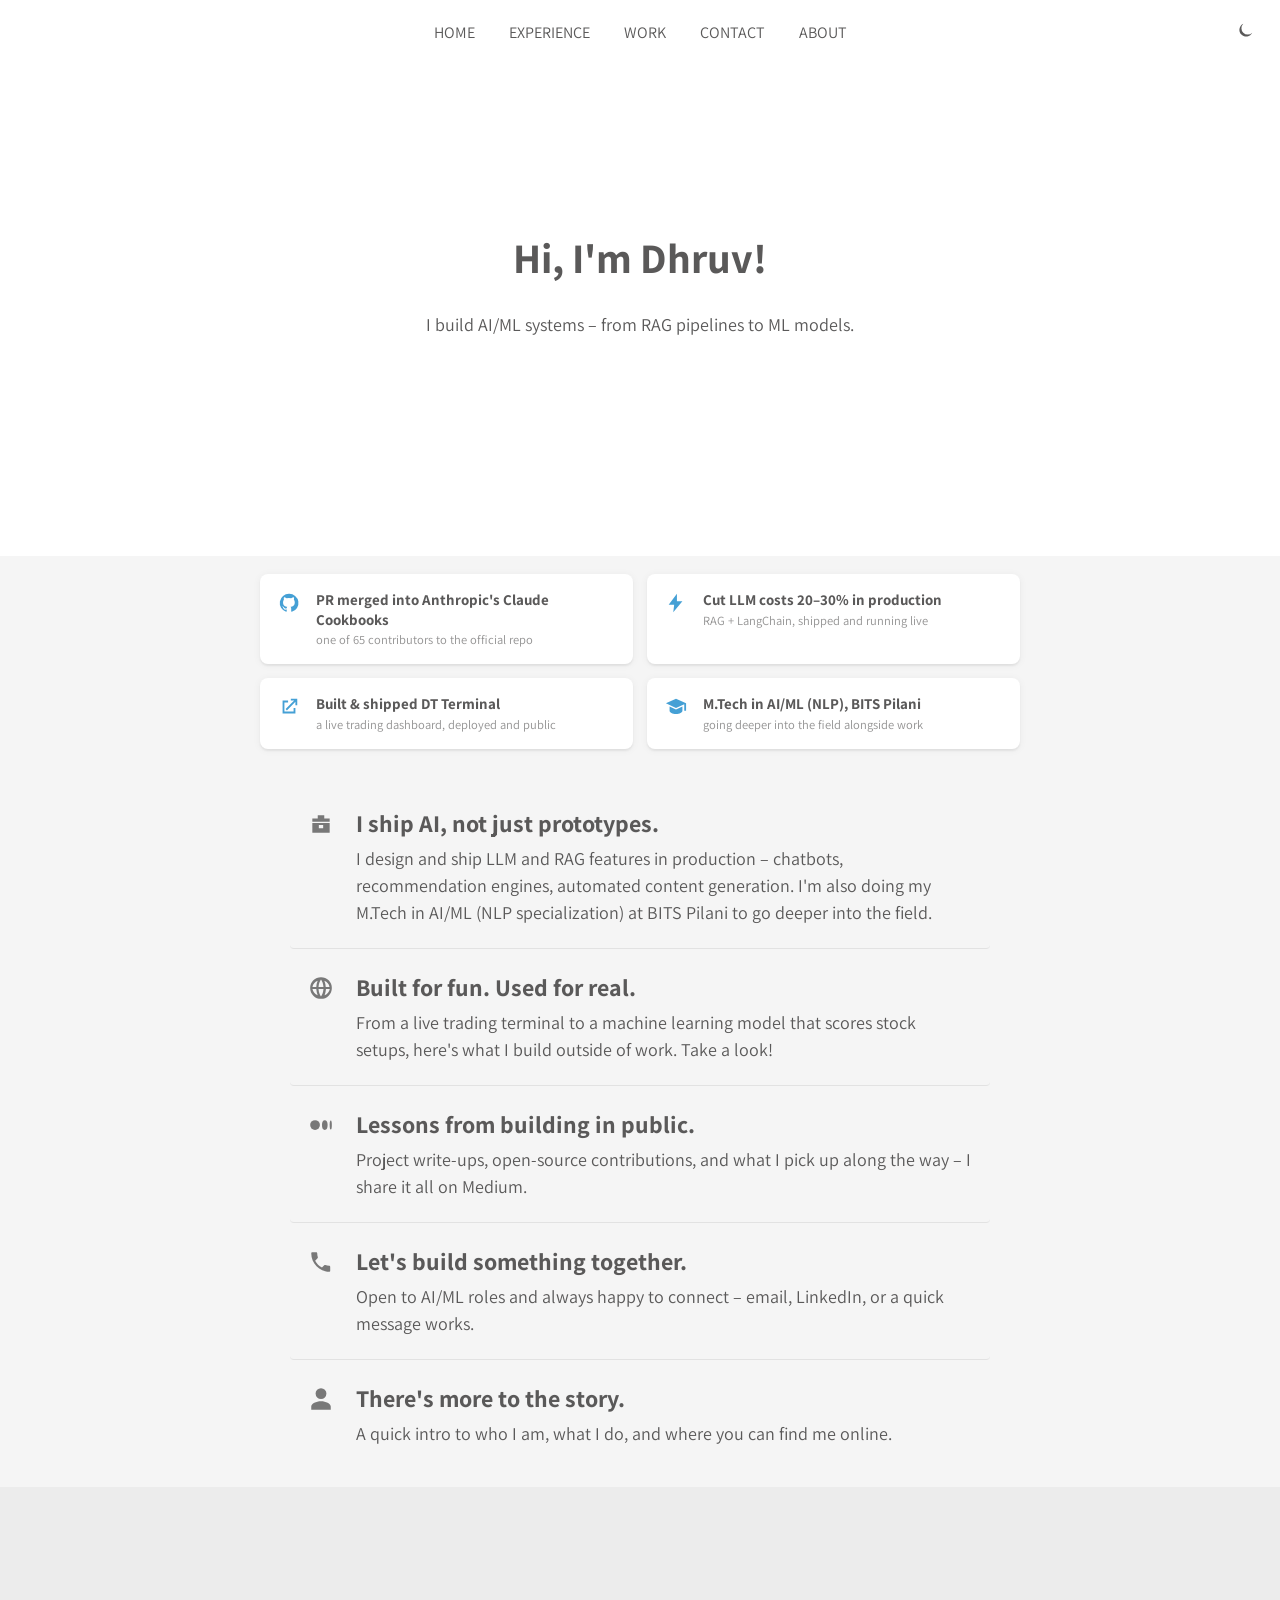
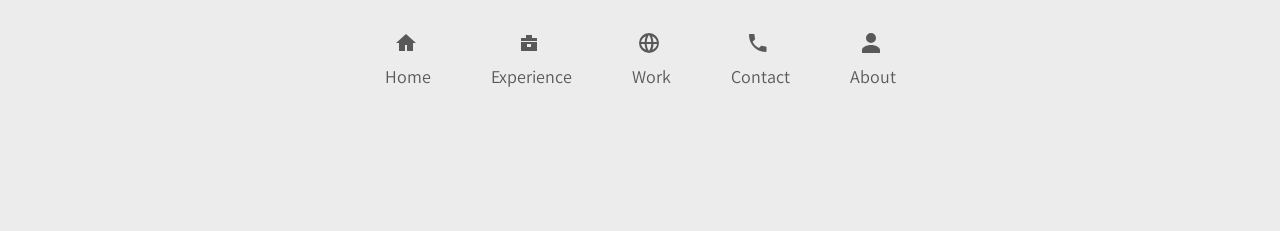
<file: index.html>
<!DOCTYPE html>
<html lang="en">
<head>
	<meta charset="UTF-8">
	<script>
		(function () {
			try {
				var saved = localStorage.getItem('theme');
				if (saved === 'light' || saved === 'dark') {
					document.documentElement.setAttribute('data-theme', saved);
				}
			} catch (e) {}
		})();
	</script>
	<meta name="viewport" content="width=device-width, initial-scale=1.0">
	<title>Home | Dhruv Tilva</title>
	<meta name="description" content="Dhruv Tilva — software engineer building AI/ML systems, RAG pipelines, and LLM-powered features.">
	<link rel="preconnect" href="https://fonts.googleapis.com">
	<link rel="preconnect" href="https://fonts.gstatic.com" crossorigin>
	<link href="https://fonts.googleapis.com/css2?family=Assistant:wght@400..700&display=swap" rel="stylesheet">
	<link rel="stylesheet" href="css/style.css">
</head>
<body>
	<header class="head">
		<nav class="nav">
			<a id="nav-home" href="index.html">Home</a>
			<a id="nav-experience" href="experience.html">Experience</a>
			<a id="nav-websites" href="websites.html">Work</a>
			<a id="nav-contact" href="contact.html">Contact</a>
			<a id="nav-about" href="about.html">About</a>
		</nav>
		<button type="button" class="theme-toggle" id="theme-toggle" aria-label="Toggle dark mode">
			<svg class="icon theme-icon-sun"><use href="assets/icons.svg#icon-sun"></use></svg>
			<svg class="icon theme-icon-moon"><use href="assets/icons.svg#icon-moon"></use></svg>
		</button>
		<div class="title-section">
			<h1>Hi, I'm Dhruv!</h1>
			<p>I build AI/ML systems &ndash; from RAG pipelines to ML models.</p>
		</div>
	</header>
	<main class="body">
		<div class="section home">
			<div class="highlights">
				<div class="highlight">
					<svg class="icon"><use href="assets/icons.svg#icon-github"></use></svg>
					<div>
						<strong>PR merged into Anthropic's Claude Cookbooks</strong>
						<span>one of 65 contributors to the official repo</span>
					</div>
				</div>
				<div class="highlight">
					<svg class="icon"><use href="assets/icons.svg#icon-bolt"></use></svg>
					<div>
						<strong>Cut LLM costs 20&ndash;30% in production</strong>
						<span>RAG + LangChain, shipped and running live</span>
					</div>
				</div>
				<div class="highlight">
					<svg class="icon"><use href="assets/icons.svg#icon-external"></use></svg>
					<div>
						<strong>Built &amp; shipped DT Terminal</strong>
						<span>a live trading dashboard, deployed and public</span>
					</div>
				</div>
				<div class="highlight">
					<svg class="icon"><use href="assets/icons.svg#icon-grad"></use></svg>
					<div>
						<strong>M.Tech in AI/ML (NLP), BITS Pilani</strong>
						<span>going deeper into the field alongside work</span>
					</div>
				</div>
			</div>
			<div class="home-list">
				<a href="experience.html" class="home-item">
					<svg class="icon"><use href="assets/icons.svg#icon-experience"></use></svg>
					<div>
						<h2>I ship AI, not just prototypes.</h2>
						<p>I design and ship LLM and RAG features in production &ndash; chatbots, recommendation engines, automated content generation. I'm also doing my M.Tech in AI/ML (NLP specialization) at BITS Pilani to go deeper into the field.</p>
					</div>
				</a>
				<a href="websites.html" class="home-item">
					<svg class="icon"><use href="assets/icons.svg#icon-websites"></use></svg>
					<div>
						<h2>Built for fun. Used for real.</h2>
						<p>From a live trading terminal to a machine learning model that scores stock setups, here's what I build outside of work. Take a look!</p>
					</div>
				</a>
				<a href="https://medium.com/@tilvadhruv8" target="_blank" class="home-item">
					<svg class="icon"><use href="assets/icons.svg#icon-medium"></use></svg>
					<div>
						<h2>Lessons from building in public.</h2>
						<p>Project write-ups, open-source contributions, and what I pick up along the way &ndash; I share it all on Medium.</p>
					</div>
				</a>
				<a href="contact.html" class="home-item">
					<svg class="icon"><use href="assets/icons.svg#icon-contact"></use></svg>
					<div>
						<h2>Let's build something together.</h2>
						<p>Open to AI/ML roles and always happy to connect &ndash; email, LinkedIn, or a quick message works.</p>
					</div>
				</a>
				<a href="about.html" class="home-item">
					<svg class="icon"><use href="assets/icons.svg#icon-about"></use></svg>
					<div>
						<h2>There's more to the story.</h2>
						<p>A quick intro to who I am, what I do, and where you can find me online.</p>
					</div>
				</a>
			</div>
		</div>
	</main>
	<footer class="foot">
		<div class="icon-wrap">
			<a href="index.html" class="icon-link">
				<p><svg class="icon"><use href="assets/icons.svg#icon-home"></use></svg></p>
				<p><span>Home</span></p>
			</a>
			<a href="experience.html" class="icon-link">
				<p><svg class="icon"><use href="assets/icons.svg#icon-experience"></use></svg></p>
				<p><span>Experience</span></p>
			</a>
			<a href="websites.html" class="icon-link">
				<p><svg class="icon"><use href="assets/icons.svg#icon-websites"></use></svg></p>
				<p><span>Work</span></p>
			</a>
			<a href="contact.html" class="icon-link">
				<p><svg class="icon"><use href="assets/icons.svg#icon-contact"></use></svg></p>
				<p><span>Contact</span></p>
			</a>
			<a href="about.html" class="icon-link">
				<p><svg class="icon"><use href="assets/icons.svg#icon-about"></use></svg></p>
				<p><span>About</span></p>
			</a>
		</div>
	</footer>
	<script src="js/script.js"></script>
</body>
</html>
</file>
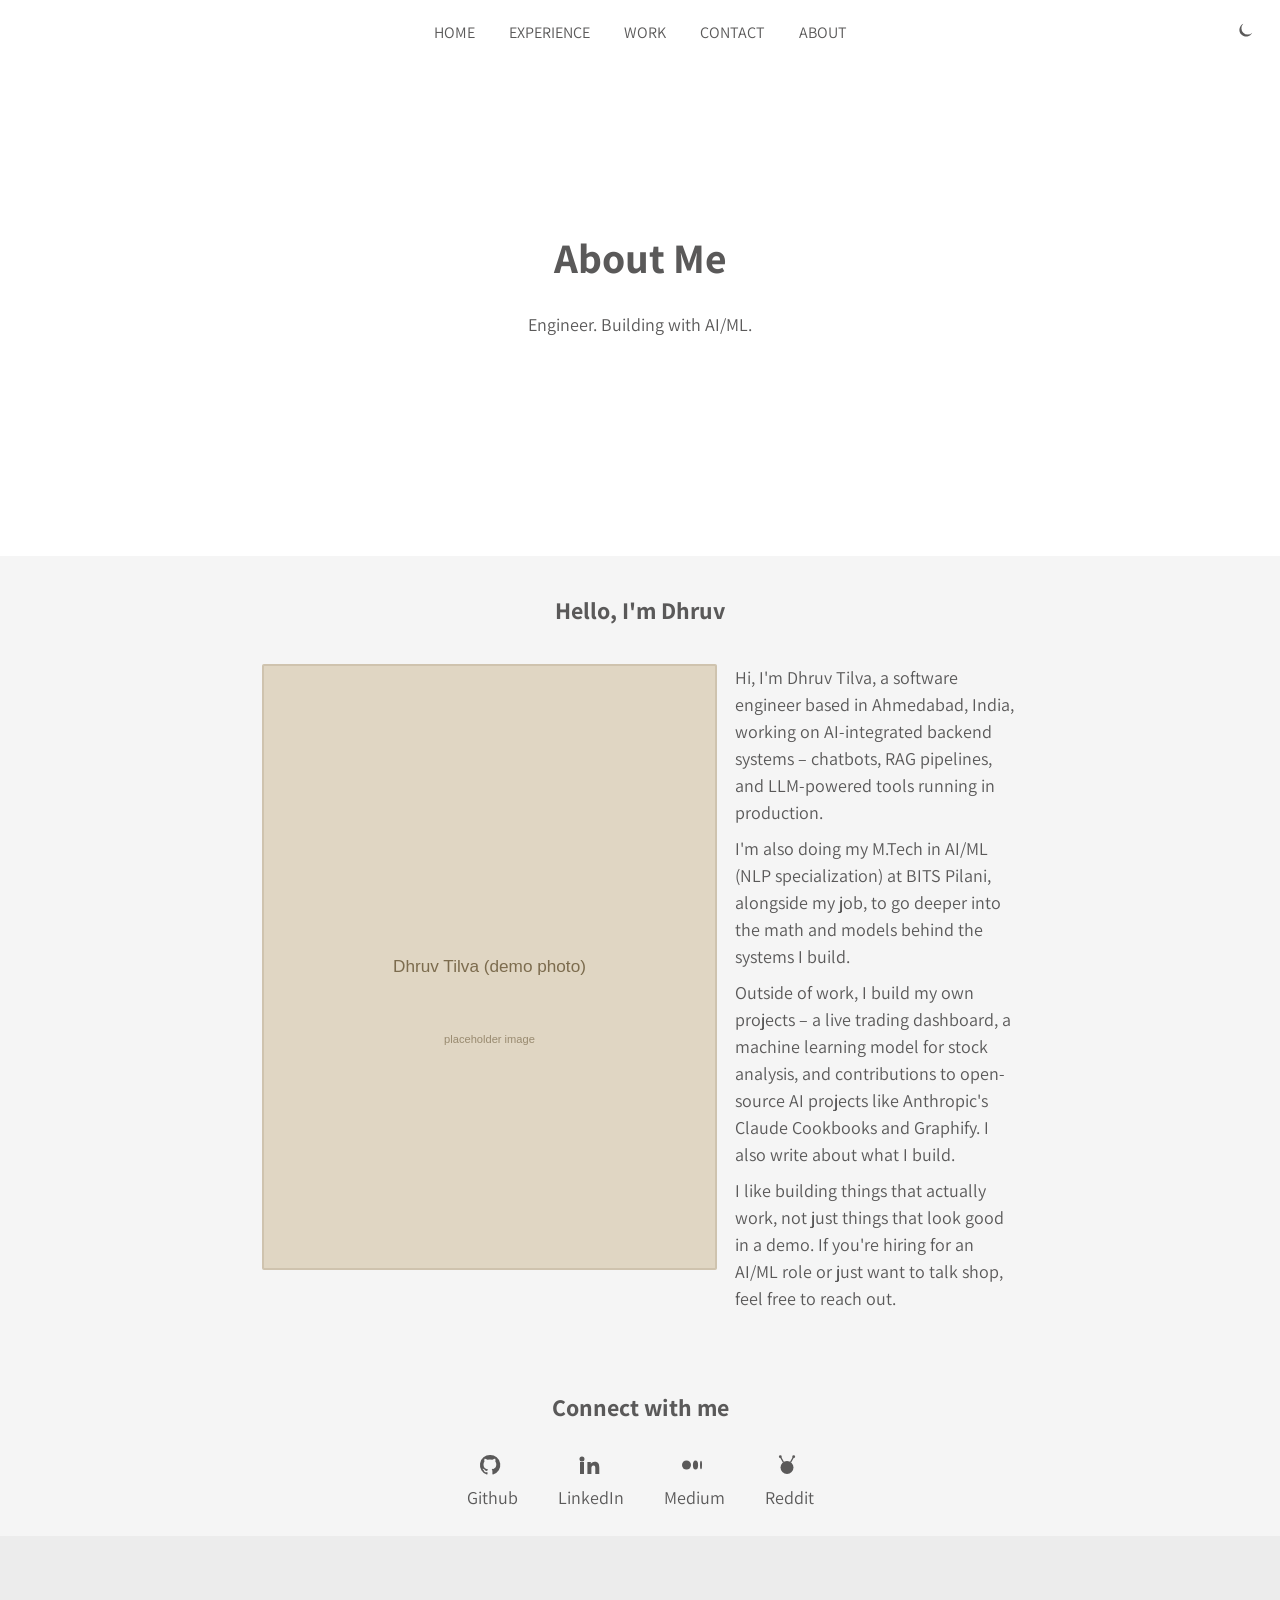
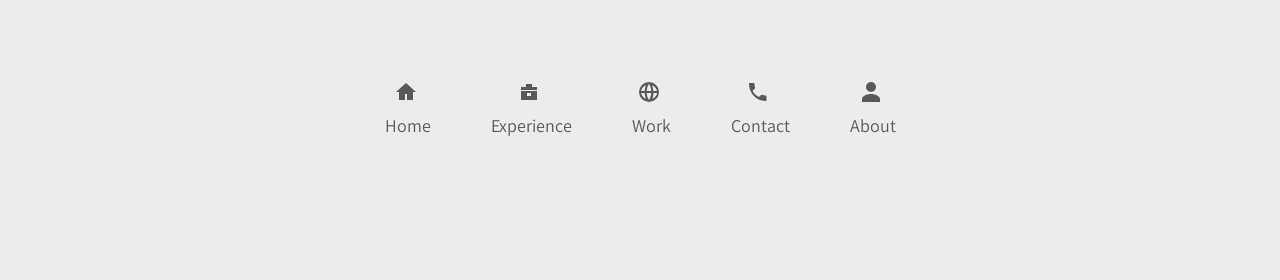
<file: about.html>
<!DOCTYPE html>
<html lang="en">
<head>
	<meta charset="UTF-8">
	<script>
		(function () {
			try {
				var saved = localStorage.getItem('theme');
				if (saved === 'light' || saved === 'dark') {
					document.documentElement.setAttribute('data-theme', saved);
				}
			} catch (e) {}
		})();
	</script>
	<meta name="viewport" content="width=device-width, initial-scale=1.0">
	<title>About | Dhruv Tilva</title>
	<meta name="description" content="Dhruv Tilva is a software engineer from India building AI/ML systems.">
	<link rel="preconnect" href="https://fonts.googleapis.com">
	<link rel="preconnect" href="https://fonts.gstatic.com" crossorigin>
	<link href="https://fonts.googleapis.com/css2?family=Assistant:wght@400..700&display=swap" rel="stylesheet">
	<link rel="stylesheet" href="css/style.css">
</head>
<body>
	<header class="head">
		<nav class="nav">
			<a id="nav-home" href="index.html">Home</a>
			<a id="nav-experience" href="experience.html">Experience</a>
			<a id="nav-websites" href="websites.html">Work</a>
			<a id="nav-contact" href="contact.html">Contact</a>
			<a id="nav-about" href="about.html" data-section=".about.section">About</a>
		</nav>
		<button type="button" class="theme-toggle" id="theme-toggle" aria-label="Toggle dark mode">
			<svg class="icon theme-icon-sun"><use href="assets/icons.svg#icon-sun"></use></svg>
			<svg class="icon theme-icon-moon"><use href="assets/icons.svg#icon-moon"></use></svg>
		</button>
		<div class="title-section">
			<h1>About Me</h1>
			<p>Engineer. Building with AI/ML.</p>
		</div>
	</header>
	<main class="body">
		<div class="section about">
			<h2>Hello, I'm Dhruv</h2>
			<div class="card">
				<div class="image-wrap big">
					<img src="assets/images/profile-photo.svg" class="partial" title="Dhruv Tilva" alt="Dhruv Tilva profile photo" />
				</div>
				<div class="text-wrap">
					<p class="text">Hi, I'm Dhruv Tilva, a software engineer based in Ahmedabad, India, working on AI-integrated backend systems &ndash; chatbots, RAG pipelines, and LLM-powered tools running in production.</p>
					<p class="text">I'm also doing my M.Tech in AI/ML (NLP specialization) at BITS Pilani, alongside my job, to go deeper into the math and models behind the systems I build.</p>
					<p class="text">Outside of work, I build my own projects &ndash; a live trading dashboard, a machine learning model for stock analysis, and contributions to open-source AI projects like Anthropic's Claude Cookbooks and Graphify. I also write about what I build.</p>
					<p class="text">I like building things that actually work, not just things that look good in a demo. If you're hiring for an AI/ML role or just want to talk shop, feel free to reach out.</p>
				</div>
			</div>
		</div>
		<div class="section about">
			<h2>Connect with me</h2>
			<div class="icon-wrap">
				<a href="https://github.com/DhruvTilva" target="_blank" class="icon-link">
					<p><svg class="icon"><use href="assets/icons.svg#icon-github"></use></svg></p>
					<p>Github</p>
				</a>
				<a href="https://www.linkedin.com/in/dhruv-tilva-205003218/" target="_blank" class="icon-link">
					<p><svg class="icon"><use href="assets/icons.svg#icon-linkedin"></use></svg></p>
					<p>LinkedIn</p>
				</a>
				<a href="https://medium.com/@tilvadhruv8" target="_blank" class="icon-link">
					<p><svg class="icon"><use href="assets/icons.svg#icon-medium"></use></svg></p>
					<p>Medium</p>
				</a>
				<a href="https://www.reddit.com/user/Mr_Perfect73" target="_blank" class="icon-link">
					<p><svg class="icon"><use href="assets/icons.svg#icon-reddit"></use></svg></p>
					<p>Reddit</p>
				</a>
			</div>
		</div>
	</main>
	<footer class="foot">
		<div class="icon-wrap">
			<a href="index.html" class="icon-link">
				<p><svg class="icon"><use href="assets/icons.svg#icon-home"></use></svg></p>
				<p><span>Home</span></p>
			</a>
			<a href="experience.html" class="icon-link">
				<p><svg class="icon"><use href="assets/icons.svg#icon-experience"></use></svg></p>
				<p><span>Experience</span></p>
			</a>
			<a href="websites.html" class="icon-link">
				<p><svg class="icon"><use href="assets/icons.svg#icon-websites"></use></svg></p>
				<p><span>Work</span></p>
			</a>
			<a href="contact.html" class="icon-link">
				<p><svg class="icon"><use href="assets/icons.svg#icon-contact"></use></svg></p>
				<p><span>Contact</span></p>
			</a>
			<a href="about.html" class="icon-link">
				<p><svg class="icon"><use href="assets/icons.svg#icon-about"></use></svg></p>
				<p><span>About</span></p>
			</a>
		</div>
	</footer>
	<script src="js/script.js"></script>
</body>
</html>
</file>
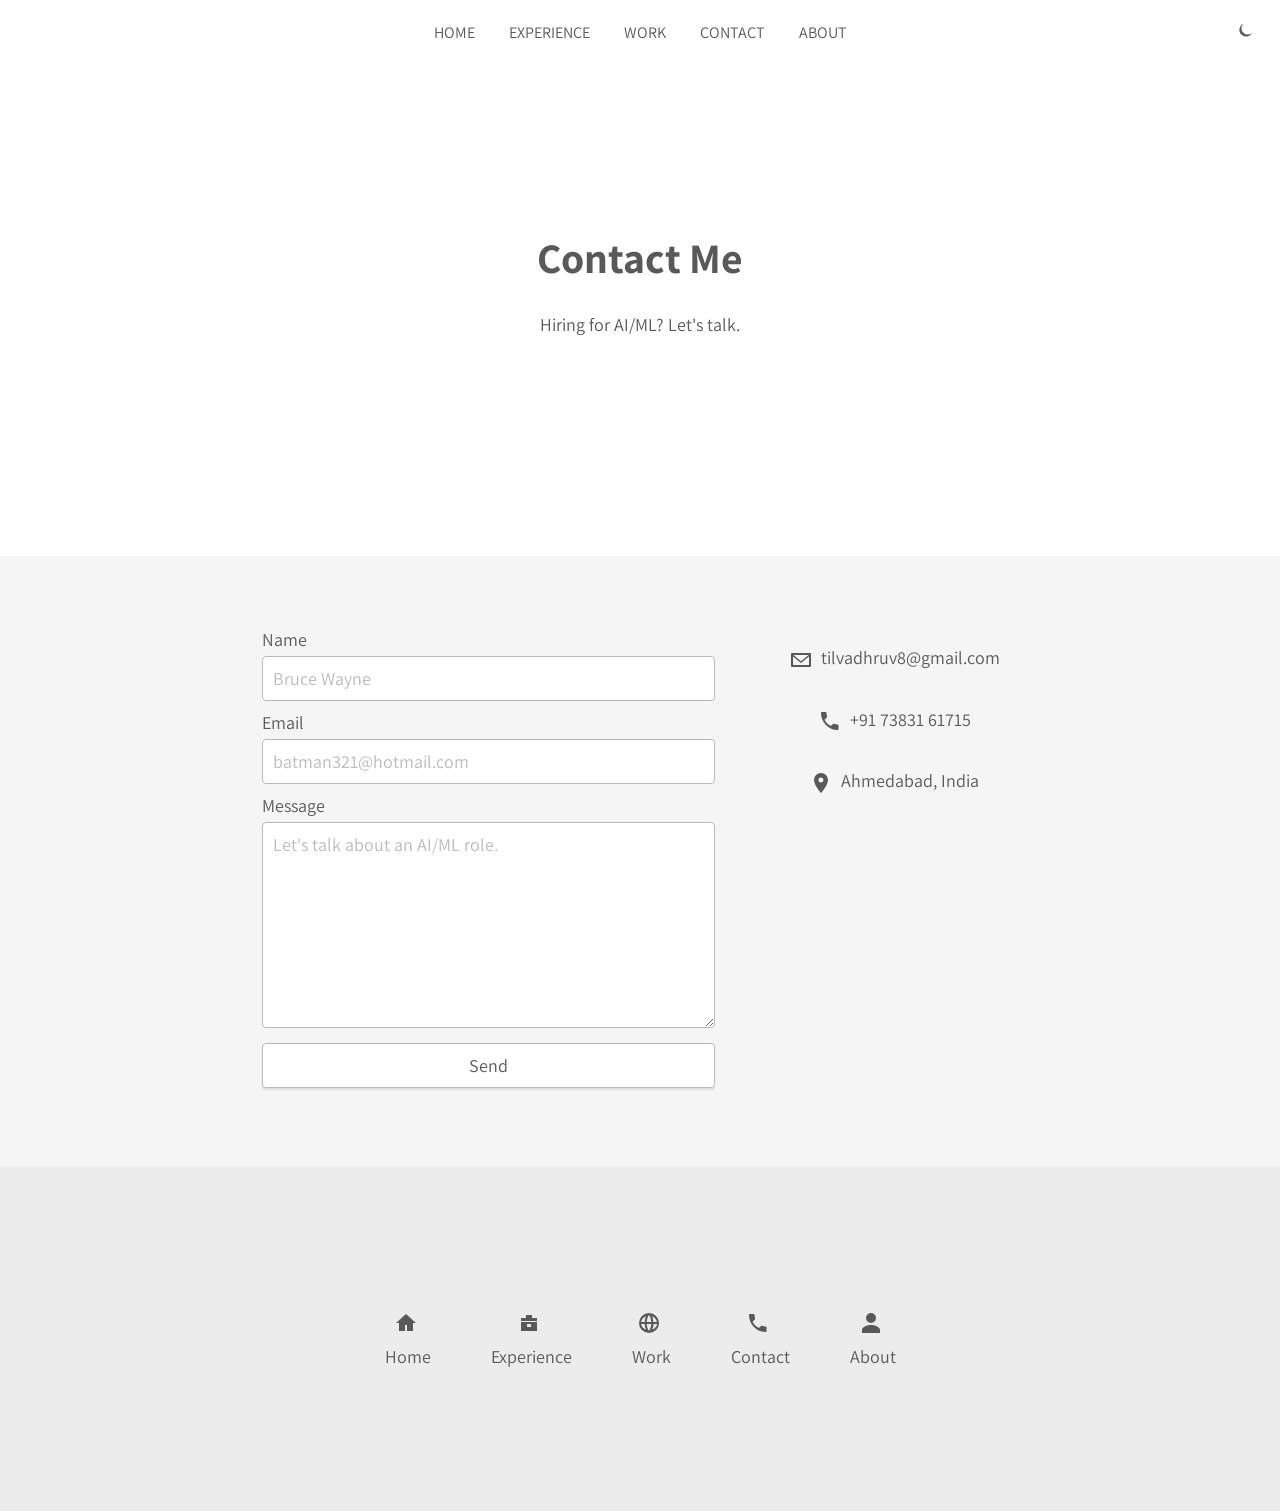
<file: contact.html>
<!DOCTYPE html>
<html lang="en">
<head>
	<meta charset="UTF-8">
	<script>
		(function () {
			try {
				var saved = localStorage.getItem('theme');
				if (saved === 'light' || saved === 'dark') {
					document.documentElement.setAttribute('data-theme', saved);
				}
			} catch (e) {}
		})();
	</script>
	<meta name="viewport" content="width=device-width, initial-scale=1.0">
	<title>Contact | Dhruv Tilva</title>
	<meta name="description" content="Get in touch with Dhruv Tilva.">
	<link rel="preconnect" href="https://fonts.googleapis.com">
	<link rel="preconnect" href="https://fonts.gstatic.com" crossorigin>
	<link href="https://fonts.googleapis.com/css2?family=Assistant:wght@400..700&display=swap" rel="stylesheet">
	<link rel="stylesheet" href="css/style.css">
</head>
<body>
	<header class="head">
		<nav class="nav">
			<a id="nav-home" href="index.html">Home</a>
			<a id="nav-experience" href="experience.html">Experience</a>
			<a id="nav-websites" href="websites.html">Work</a>
			<a id="nav-contact" href="contact.html" data-section=".contact.section">Contact</a>
			<a id="nav-about" href="about.html">About</a>
		</nav>
		<button type="button" class="theme-toggle" id="theme-toggle" aria-label="Toggle dark mode">
			<svg class="icon theme-icon-sun"><use href="assets/icons.svg#icon-sun"></use></svg>
			<svg class="icon theme-icon-moon"><use href="assets/icons.svg#icon-moon"></use></svg>
		</button>
		<div class="title-section">
			<h1>Contact Me</h1>
			<p>Hiring for AI/ML? Let's talk.</p>
		</div>
	</header>
	<main class="body">
		<div class="section contact">
			<div class="card">
				<div class="left">
					<form class="contact" id="contact-form" onsubmit="return false">
						<span class="contact-label">Name</span><br>
						<input type="text" id="name" name="name" class="input textbox" placeholder="Bruce Wayne" />

						<span class="contact-label">Email</span><br>
						<input type="text" id="email" name="email" class="input textbox" placeholder="batman321@hotmail.com" />

						<span class="contact-label">Message</span><br>
						<textarea id="message" name="message" rows="8" class="input textbox" placeholder="Let's talk about an AI/ML role."></textarea>

						<input type="button" value="Send" id="send" class="input button" />

						<span id="no-name-no-email">You didn't put your name or your email address. Send anyways?</span>
						<span id="no-name">You didn't put your name. Send anyways?</span>
						<span id="no-email">You didn't put an email address. Send anyways?</span>
						<span id="bad-email">Your email address doesn't look right. Send anyways?</span>
						<input type="button" value="Cancel" id="send-no" class="input button yesno" />
						<input type="button" value="Send" id="send-yes" class="input button yesno" />
					</form>
				</div>
				<div class="right">
					<div class="contact-info">
						<div class="icon-wrap">
							<a href="mailto:tilvadhruv8@gmail.com" class="icon-link">
								<p><svg class="icon"><use href="assets/icons.svg#icon-mail"></use></svg></p>
								<p>tilvadhruv8@gmail.com</p>
							</a>
						</div>
						<div class="icon-wrap">
							<a href="tel:+917383161715" class="icon-link">
								<p><svg class="icon"><use href="assets/icons.svg#icon-contact"></use></svg></p>
								<p>+91 73831 61715</p>
							</a>
						</div>
						<div class="icon-wrap">
							<a href="#" class="icon-link">
								<p><svg class="icon"><use href="assets/icons.svg#icon-pin"></use></svg></p>
								<p>Ahmedabad, India</p>
							</a>
						</div>
					</div>
				</div>
			</div>
			<div id="submitted">
				<p><span class="big">Thanks<span id="firstName"></span>! </span><span class="green">Your message has been submitted.</span></p>
				<p>I'll get back to you as soon as I can.</p>
			</div>
		</div>
	</main>
	<footer class="foot">
		<div class="icon-wrap">
			<a href="index.html" class="icon-link">
				<p><svg class="icon"><use href="assets/icons.svg#icon-home"></use></svg></p>
				<p><span>Home</span></p>
			</a>
			<a href="experience.html" class="icon-link">
				<p><svg class="icon"><use href="assets/icons.svg#icon-experience"></use></svg></p>
				<p><span>Experience</span></p>
			</a>
			<a href="websites.html" class="icon-link">
				<p><svg class="icon"><use href="assets/icons.svg#icon-websites"></use></svg></p>
				<p><span>Work</span></p>
			</a>
			<a href="contact.html" class="icon-link">
				<p><svg class="icon"><use href="assets/icons.svg#icon-contact"></use></svg></p>
				<p><span>Contact</span></p>
			</a>
			<a href="about.html" class="icon-link">
				<p><svg class="icon"><use href="assets/icons.svg#icon-about"></use></svg></p>
				<p><span>About</span></p>
			</a>
		</div>
	</footer>
	<script src="js/script.js"></script>
</body>
</html>
</file>
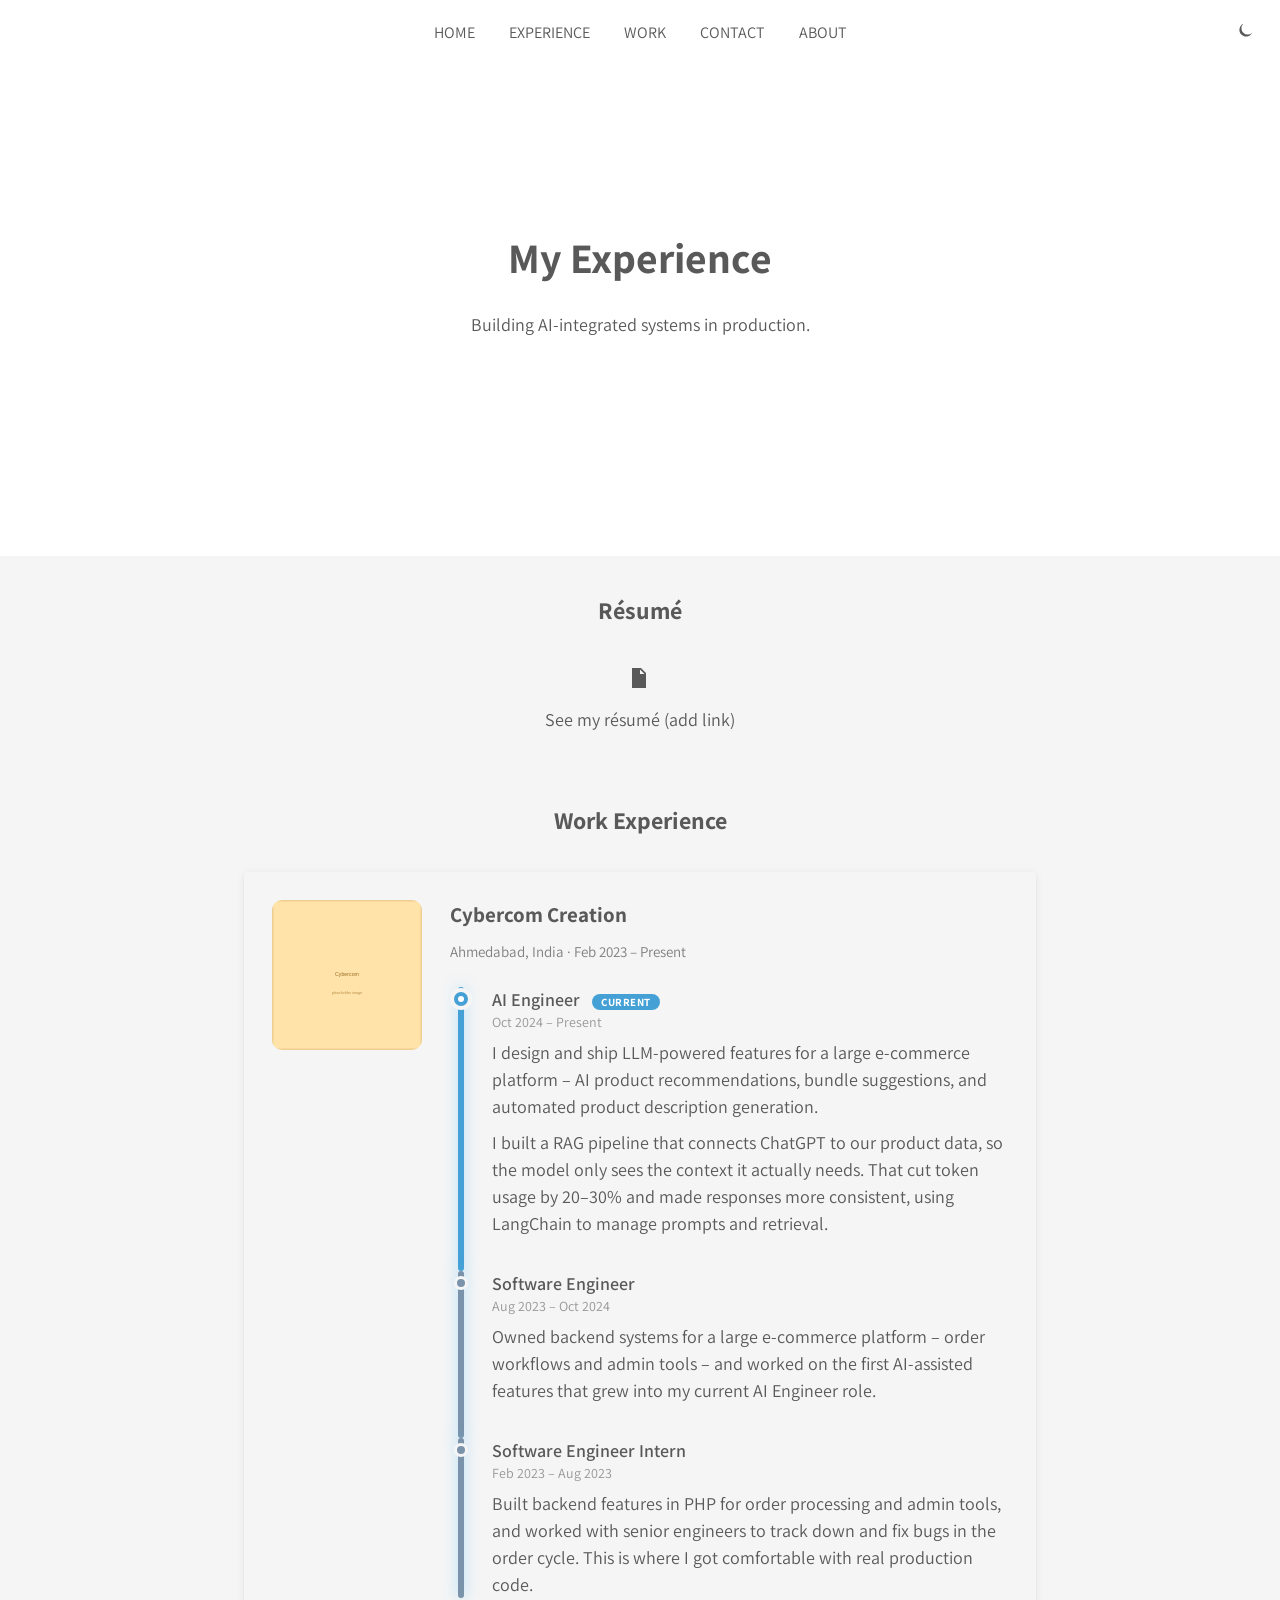
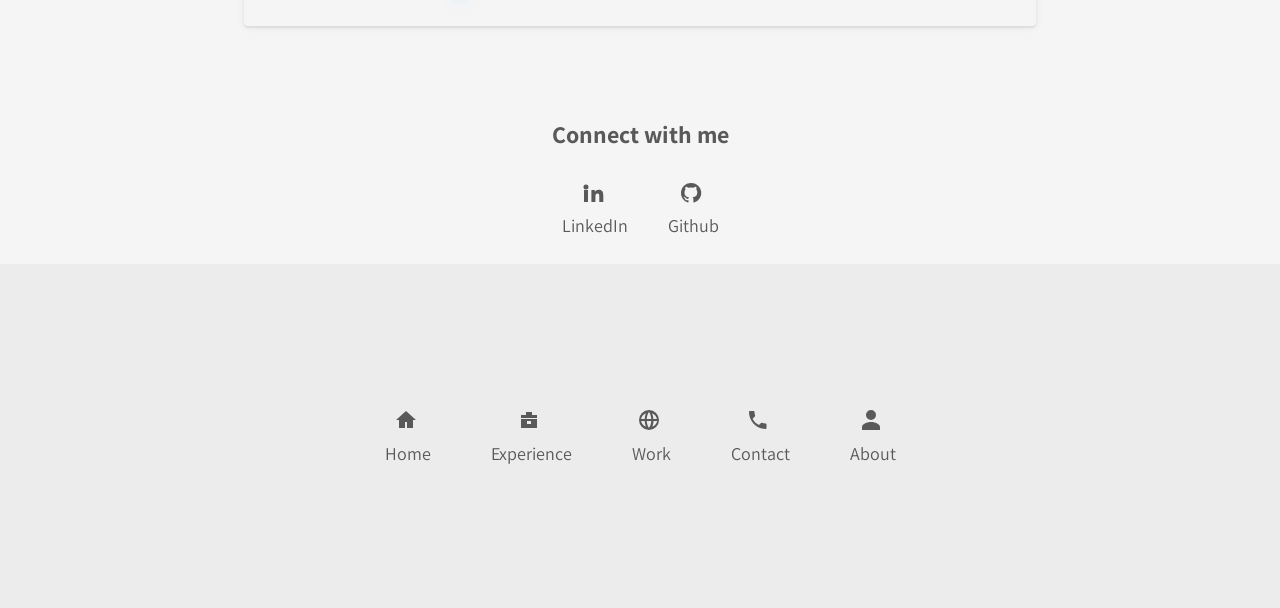
<file: experience.html>
<!DOCTYPE html>
<html lang="en">
<head>
	<meta charset="UTF-8">
	<script>
		(function () {
			try {
				var saved = localStorage.getItem('theme');
				if (saved === 'light' || saved === 'dark') {
					document.documentElement.setAttribute('data-theme', saved);
				}
			} catch (e) {}
		})();
	</script>
	<meta name="viewport" content="width=device-width, initial-scale=1.0">
	<title>Experience | Dhruv Tilva</title>
	<meta name="description" content="Dhruv Tilva's work experience building AI/ML and LLM-powered systems.">
	<link rel="preconnect" href="https://fonts.googleapis.com">
	<link rel="preconnect" href="https://fonts.gstatic.com" crossorigin>
	<link href="https://fonts.googleapis.com/css2?family=Assistant:wght@400..700&display=swap" rel="stylesheet">
	<link rel="stylesheet" href="css/style.css">
</head>
<body>
	<header class="head">
		<nav class="nav">
			<a id="nav-home" href="index.html">Home</a>
			<a id="nav-experience" href="experience.html" data-section=".experience.section">Experience</a>
			<a id="nav-websites" href="websites.html">Work</a>
			<a id="nav-contact" href="contact.html">Contact</a>
			<a id="nav-about" href="about.html">About</a>
		</nav>
		<button type="button" class="theme-toggle" id="theme-toggle" aria-label="Toggle dark mode">
			<svg class="icon theme-icon-sun"><use href="assets/icons.svg#icon-sun"></use></svg>
			<svg class="icon theme-icon-moon"><use href="assets/icons.svg#icon-moon"></use></svg>
		</button>
		<div class="title-section">
			<h1>My Experience</h1>
			<p>Building AI-integrated systems in production.</p>
		</div>
	</header>
	<main class="body">
		<div class="section experience">
			<h2>Résumé</h2>
			<a href="#" class="icon-link">
				<p><svg class="icon"><use href="assets/icons.svg#icon-pdf"></use></svg></p>
				<p><span>See my résumé (add link)</span></p>
			</a>
		</div>
		<div class="section experience">
			<h2>Work Experience</h2>
			<div class="card exp-card">
				<div class="exp-logo">
					<img src="assets/images/logo-cybercom.svg" title="Cybercom Creation" alt="Cybercom Creation logo" />
				</div>
				<div class="exp-content">
					<h3 class="exp-company">Cybercom Creation</h3>
					<p class="exp-meta">Ahmedabad, India &middot; Feb 2023 &ndash; Present</p>
					<div class="timeline">
						<div class="timeline-item current">
							<div class="timeline-marker"><div class="timeline-dot"></div></div>
							<div class="timeline-body">
								<h4 class="timeline-title">AI Engineer <span class="timeline-badge">Current</span></h4>
								<p class="timeline-date">Oct 2024 &ndash; Present</p>
								<p class="text">I design and ship LLM-powered features for a large e-commerce platform &ndash; AI product recommendations, bundle suggestions, and automated product description generation.</p>
								<p class="text">I built a RAG pipeline that connects ChatGPT to our product data, so the model only sees the context it actually needs. That cut token usage by 20&ndash;30% and made responses more consistent, using LangChain to manage prompts and retrieval.</p>
							</div>
						</div>
						<div class="timeline-item">
							<div class="timeline-marker"><div class="timeline-dot"></div></div>
							<div class="timeline-body">
								<h4 class="timeline-title">Software Engineer</h4>
								<p class="timeline-date">Aug 2023 &ndash; Oct 2024</p>
								<p class="text">Owned backend systems for a large e-commerce platform &ndash; order workflows and admin tools &ndash; and worked on the first AI-assisted features that grew into my current AI Engineer role.</p>
							</div>
						</div>
						<div class="timeline-item">
							<div class="timeline-marker"><div class="timeline-dot"></div></div>
							<div class="timeline-body">
								<h4 class="timeline-title">Software Engineer Intern</h4>
								<p class="timeline-date">Feb 2023 &ndash; Aug 2023</p>
								<p class="text">Built backend features in PHP for order processing and admin tools, and worked with senior engineers to track down and fix bugs in the order cycle. This is where I got comfortable with real production code.</p>
							</div>
						</div>
					</div>
				</div>
			</div>
		</div>
		<div class="section experience">
			<h2>Connect with me</h2>
			<div class="icon-wrap">
				<a href="https://www.linkedin.com/in/dhruv-tilva-205003218/" target="_blank" class="icon-link">
					<p><svg class="icon"><use href="assets/icons.svg#icon-linkedin"></use></svg></p>
					<p>LinkedIn</p>
				</a>
				<a href="https://github.com/DhruvTilva" target="_blank" class="icon-link">
					<p><svg class="icon"><use href="assets/icons.svg#icon-github"></use></svg></p>
					<p>Github</p>
				</a>
			</div>
		</div>
	</main>
	<footer class="foot">
		<div class="icon-wrap">
			<a href="index.html" class="icon-link">
				<p><svg class="icon"><use href="assets/icons.svg#icon-home"></use></svg></p>
				<p><span>Home</span></p>
			</a>
			<a href="experience.html" class="icon-link">
				<p><svg class="icon"><use href="assets/icons.svg#icon-experience"></use></svg></p>
				<p><span>Experience</span></p>
			</a>
			<a href="websites.html" class="icon-link">
				<p><svg class="icon"><use href="assets/icons.svg#icon-websites"></use></svg></p>
				<p><span>Work</span></p>
			</a>
			<a href="contact.html" class="icon-link">
				<p><svg class="icon"><use href="assets/icons.svg#icon-contact"></use></svg></p>
				<p><span>Contact</span></p>
			</a>
			<a href="about.html" class="icon-link">
				<p><svg class="icon"><use href="assets/icons.svg#icon-about"></use></svg></p>
				<p><span>About</span></p>
			</a>
		</div>
	</footer>
	<script src="js/script.js"></script>
</body>
</html>
</file>
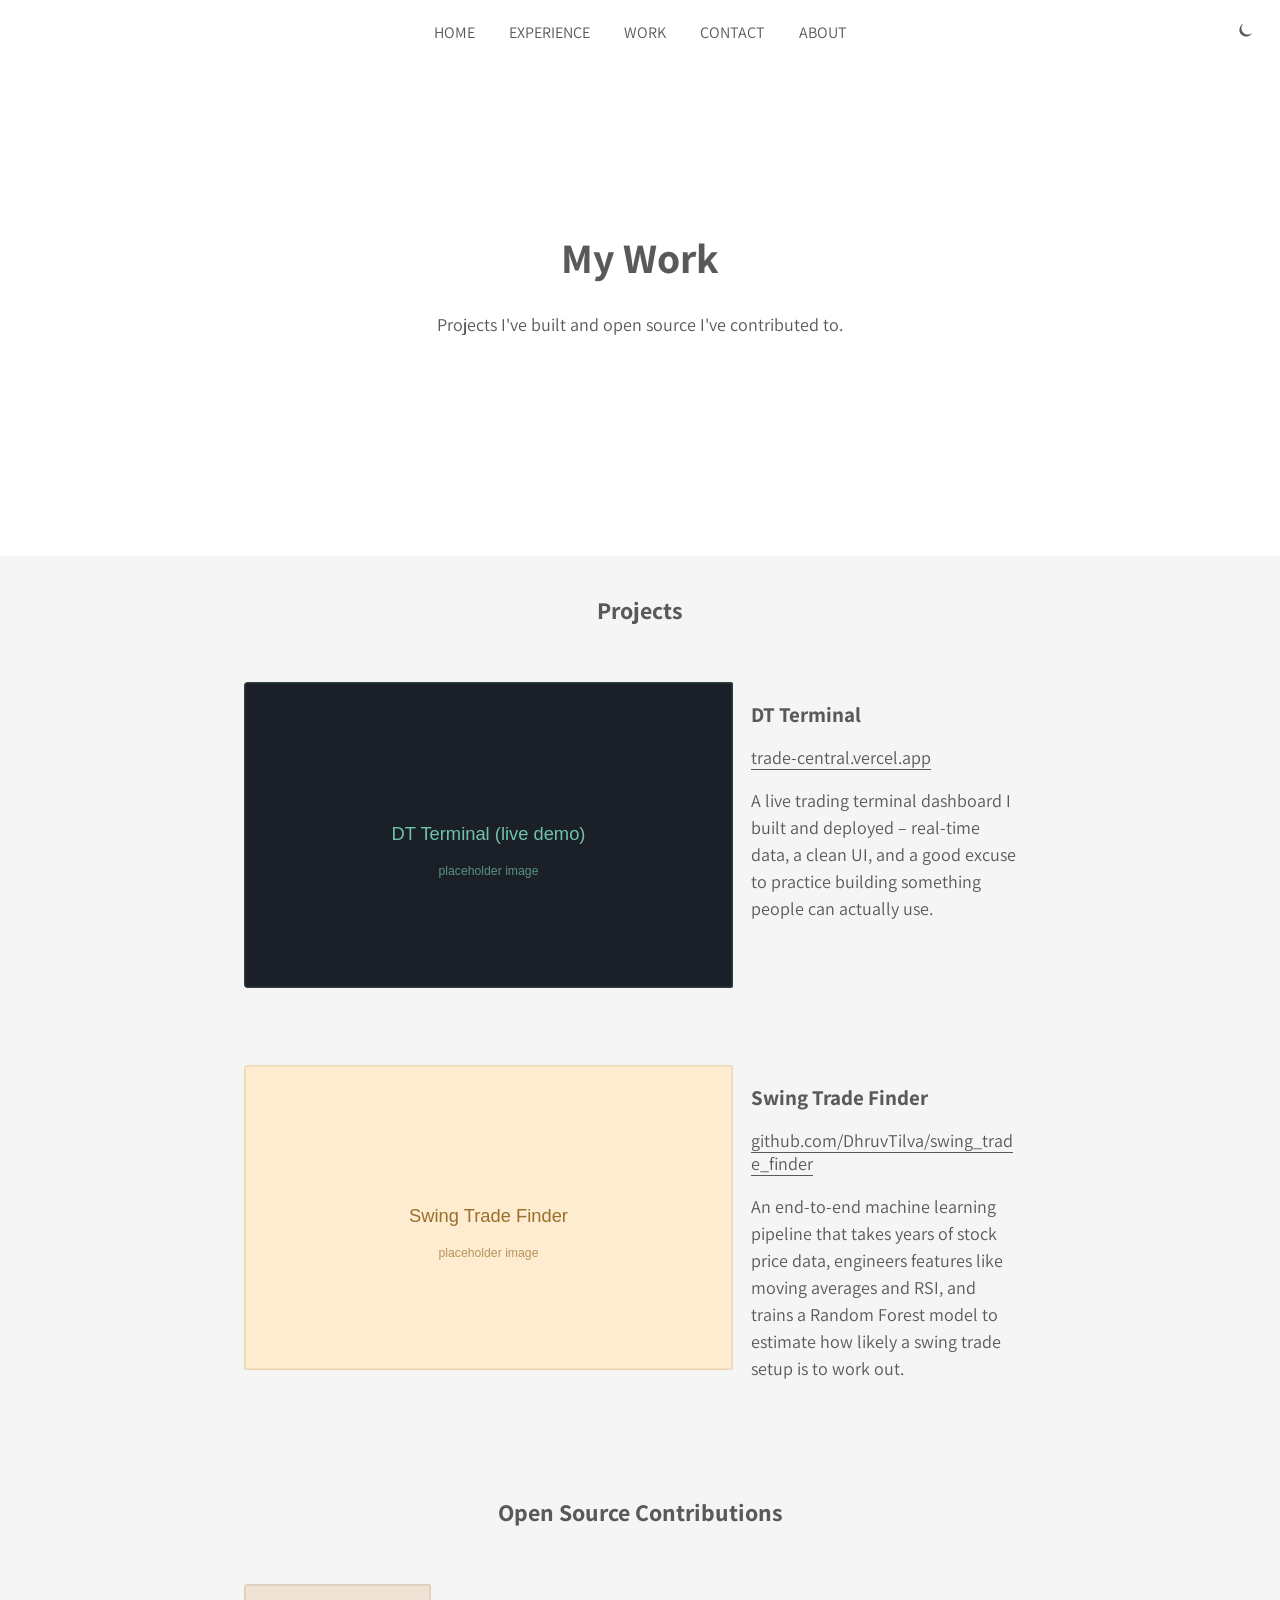
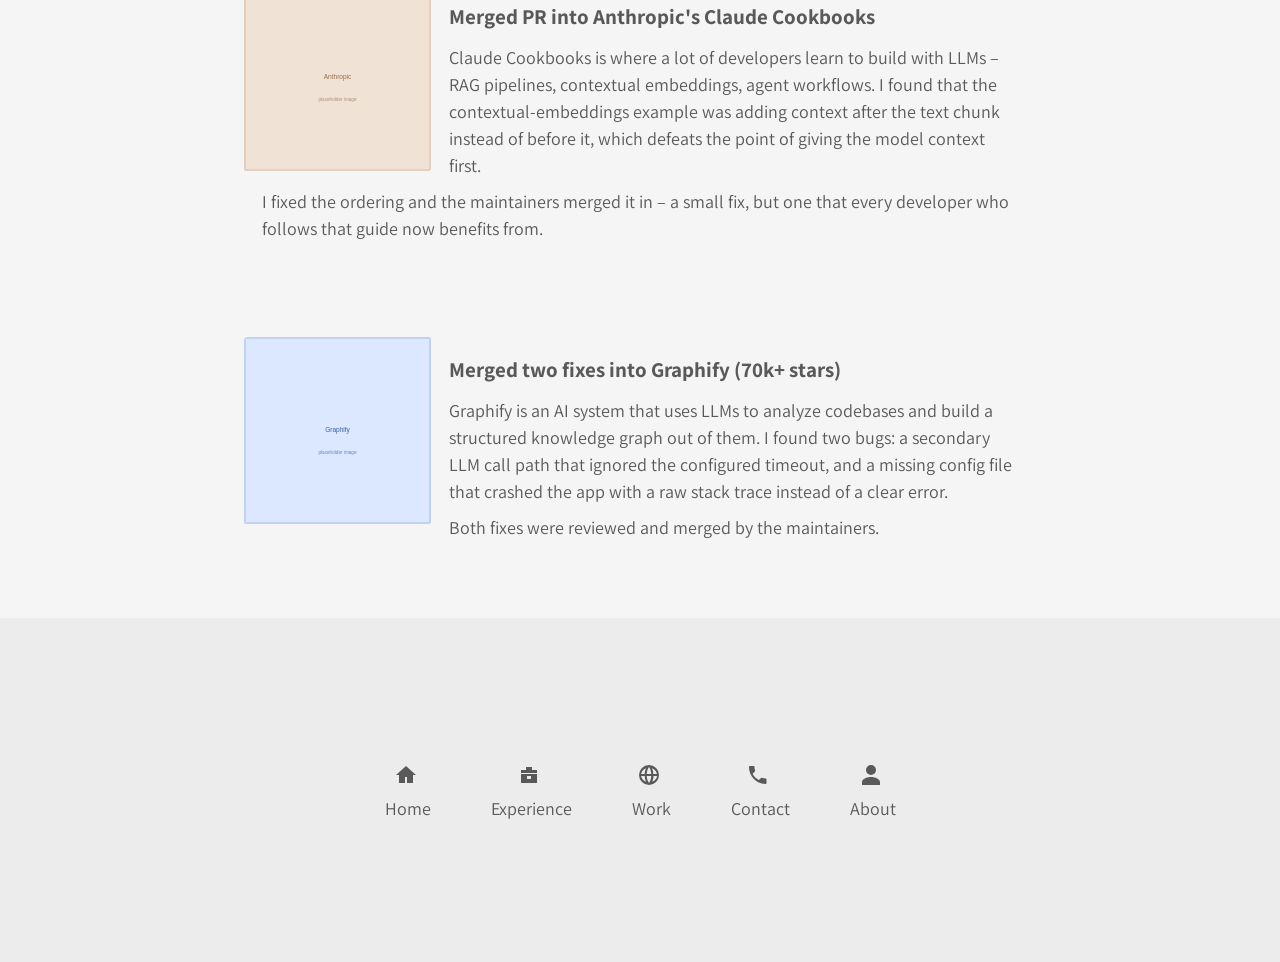
<file: websites.html>
<!DOCTYPE html>
<html lang="en">
<head>
	<meta charset="UTF-8">
	<script>
		(function () {
			try {
				var saved = localStorage.getItem('theme');
				if (saved === 'light' || saved === 'dark') {
					document.documentElement.setAttribute('data-theme', saved);
				}
			} catch (e) {}
		})();
	</script>
	<meta name="viewport" content="width=device-width, initial-scale=1.0">
	<title>Work | Dhruv Tilva</title>
	<meta name="description" content="AI/ML projects and open-source contributions by Dhruv Tilva.">
	<link rel="preconnect" href="https://fonts.googleapis.com">
	<link rel="preconnect" href="https://fonts.gstatic.com" crossorigin>
	<link href="https://fonts.googleapis.com/css2?family=Assistant:wght@400..700&display=swap" rel="stylesheet">
	<link rel="stylesheet" href="css/style.css">
</head>
<body>
	<header class="head">
		<nav class="nav">
			<a id="nav-home" href="index.html">Home</a>
			<a id="nav-experience" href="experience.html">Experience</a>
			<a id="nav-websites" href="websites.html" data-section=".websites.section">Work</a>
			<a id="nav-contact" href="contact.html">Contact</a>
			<a id="nav-about" href="about.html">About</a>
		</nav>
		<button type="button" class="theme-toggle" id="theme-toggle" aria-label="Toggle dark mode">
			<svg class="icon theme-icon-sun"><use href="assets/icons.svg#icon-sun"></use></svg>
			<svg class="icon theme-icon-moon"><use href="assets/icons.svg#icon-moon"></use></svg>
		</button>
		<div class="title-section">
			<h1>My Work</h1>
			<p>Projects I've built and open source I've contributed to.</p>
		</div>
	</header>
	<main class="body">
		<div class="section websites">
			<h2>Projects</h2>
			<div class="card">
				<div class="image-wrap left image-container hoverable">
					<div class="website-image">
						<img src="assets/images/dt-terminal-screenshot.svg" title="DT Terminal" alt="DT Terminal, a live trading dashboard" />
					</div>
					<div class="website-info">
						<div class="centered">
							<div>
								<a class="website-link" href="https://trade-central.vercel.app/" target="_blank">
									<svg class="icon"><use href="assets/icons.svg#icon-external"></use></svg>
									Visit Website
								</a>
							</div>
							<div>
								<a class="website-link" href="https://github.com/DhruvTilva" target="_blank">
									<svg class="icon"><use href="assets/icons.svg#icon-github"></use></svg>
									View On Github
								</a>
							</div>
						</div>
					</div>
				</div>
				<div class="text-wrap right">
					<h3 class="title">DT Terminal</h3>
					<p class="url"><a href="https://trade-central.vercel.app/" target="_blank">trade-central.vercel.app</a></p>
					<p class="text">A live trading terminal dashboard I built and deployed &ndash; real-time data, a clean UI, and a good excuse to practice building something people can actually use.</p>
				</div>
			</div>
			<div class="card">
				<div class="image-wrap left image-container hoverable">
					<div class="website-image">
						<img src="assets/images/swing-trade-finder.svg" title="Swing Trade Finder" alt="Swing Trade Finder, a machine learning project" />
					</div>
					<div class="website-info">
						<div class="centered">
							<div>
								<a class="website-link" href="https://github.com/DhruvTilva/swing_trade_finder" target="_blank">
									<svg class="icon"><use href="assets/icons.svg#icon-github"></use></svg>
									View On Github
								</a>
							</div>
						</div>
					</div>
				</div>
				<div class="text-wrap right">
					<h3 class="title">Swing Trade Finder</h3>
					<p class="url"><a href="https://github.com/DhruvTilva/swing_trade_finder" target="_blank">github.com/DhruvTilva/swing_trade_finder</a></p>
					<p class="text">An end-to-end machine learning pipeline that takes years of stock price data, engineers features like moving averages and RSI, and trains a Random Forest model to estimate how likely a swing trade setup is to work out.</p>
				</div>
			</div>
		</div>
		<div class="section websites">
			<h2>Open Source Contributions</h2>
			<div class="card">
				<div class="image-wrap">
					<img src="assets/images/logo-anthropic.svg" class="partial" title="Anthropic" alt="Anthropic Claude Cookbooks logo" />
				</div>
				<div class="text-wrap">
					<h3 class="title">Merged PR into Anthropic's Claude Cookbooks</h3>
					<p class="text">Claude Cookbooks is where a lot of developers learn to build with LLMs &ndash; RAG pipelines, contextual embeddings, agent workflows. I found that the contextual-embeddings example was adding context after the text chunk instead of before it, which defeats the point of giving the model context first.</p>
					<p class="text">I fixed the ordering and the maintainers merged it in &ndash; a small fix, but one that every developer who follows that guide now benefits from.</p>
				</div>
			</div>
			<div class="card">
				<div class="image-wrap">
					<img src="assets/images/logo-graphify.svg" class="partial" title="Graphify" alt="Graphify logo" />
				</div>
				<div class="text-wrap">
					<h3 class="title">Merged two fixes into Graphify (70k+ stars)</h3>
					<p class="text">Graphify is an AI system that uses LLMs to analyze codebases and build a structured knowledge graph out of them. I found two bugs: a secondary LLM call path that ignored the configured timeout, and a missing config file that crashed the app with a raw stack trace instead of a clear error.</p>
					<p class="text">Both fixes were reviewed and merged by the maintainers.</p>
				</div>
			</div>
		</div>
	</main>
	<footer class="foot">
		<div class="icon-wrap">
			<a href="index.html" class="icon-link">
				<p><svg class="icon"><use href="assets/icons.svg#icon-home"></use></svg></p>
				<p><span>Home</span></p>
			</a>
			<a href="experience.html" class="icon-link">
				<p><svg class="icon"><use href="assets/icons.svg#icon-experience"></use></svg></p>
				<p><span>Experience</span></p>
			</a>
			<a href="websites.html" class="icon-link">
				<p><svg class="icon"><use href="assets/icons.svg#icon-websites"></use></svg></p>
				<p><span>Work</span></p>
			</a>
			<a href="contact.html" class="icon-link">
				<p><svg class="icon"><use href="assets/icons.svg#icon-contact"></use></svg></p>
				<p><span>Contact</span></p>
			</a>
			<a href="about.html" class="icon-link">
				<p><svg class="icon"><use href="assets/icons.svg#icon-about"></use></svg></p>
				<p><span>About</span></p>
			</a>
		</div>
	</footer>
	<script src="js/script.js"></script>
</body>
</html>
</file>
<file: css/style.css>
/***********************************/
/****    Reset & Base Styles    ****/
/***********************************/

:root {
	--text-color: #5a5959;
	--bg-color: #F5F5F5;
	--head-bg: #fff;
	--foot-bg: #ececec;
	--accent: #45a0d5;
	--accent-alt: #59c1ff;
	--card-hover-bg: #c0e7ff;
	color-scheme: light;
}

* {
	box-sizing: border-box;
}
*::selection {
	background: #59c1ff;
	color: #fff;
}
body {
	margin: 0;
	font-family: 'Assistant', sans-serif;
	font-size: 18px;
	color: var(--text-color);
	background-color: var(--bg-color);
}

/* Element Base Styles */
a {
	text-decoration: none;
	cursor: pointer;
	color: var(--text-color);
	transition: all 0.1s ease-in-out;
}
h1 {
	margin: 0.67em;
	font-size: 42px;
}
h2 {
	font-size: 24px;
}
li {
	padding: 5px 0;
}

/* Dark Mode */
@media (prefers-color-scheme: dark) {
	:root:not([data-theme="light"]) {
		color-scheme: dark;
	}
	:root:not([data-theme="light"]) body {
		color: #F5F5F5;
		background-color: #303030;
	}
	:root:not([data-theme="light"]) *::selection {
		background: #59c1ff;
		color: #000;
	}
	:root:not([data-theme="light"]) a {
		color: #F5F5F5;
	}
	:root:not([data-theme="light"]) a:hover,
	:root:not([data-theme="light"]) .a-hovering {
		color: #59c1ff;
	}
}
:root[data-theme="dark"] {
	color-scheme: dark;
}
:root[data-theme="dark"] body {
	color: #F5F5F5;
	background-color: #303030;
}
:root[data-theme="dark"] *::selection {
	background: #59c1ff;
	color: #000;
}
:root[data-theme="dark"] a {
	color: #F5F5F5;
}
:root[data-theme="dark"] a:hover,
:root[data-theme="dark"] .a-hovering {
	color: #59c1ff;
}


/***************************/
/****    Page Layout    ****/
/***************************/

/* Head & Nav */
.head {
	min-height: 61.8vh;
	background-color: var(--head-bg);
	display: flex;
	align-items: center;
	position: relative;
}
.nav {
	width: 100%;
	padding-top: 2vh;
	text-align: center;
	position: absolute;
	top: 0;
}
.nav a {
	display: inline-block;
	height: 20px;
	margin: 0 15px;
	vertical-align: middle;
	font-size: 16px;
	text-transform: uppercase;
}
.title-section {
	width: 100%;
	text-align: center;
}

/* Theme Toggle */
.theme-toggle {
	position: absolute;
	top: 1.5vh;
	right: 18px;
	width: 34px;
	height: 34px;
	display: flex;
	align-items: center;
	justify-content: center;
	padding: 0;
	border: none;
	border-radius: 50%;
	background-color: transparent;
	color: var(--text-color);
	cursor: pointer;
	transition: background-color 0.15s ease-out;
	z-index: 2;
}
.theme-toggle:hover {
	background-color: rgba(90, 89, 89, 0.1);
}
.theme-toggle .icon {
	width: 19px;
	height: 19px;
	margin-right: 0;
}
.theme-toggle .theme-icon-sun {
	display: none;
}
.theme-toggle .theme-icon-moon {
	display: block;
}
@media (prefers-color-scheme: dark) {
	:root:not([data-theme="light"]) .theme-toggle {
		color: #ffc94d;
	}
	:root:not([data-theme="light"]) .theme-toggle:hover {
		background-color: rgba(245, 245, 245, 0.12);
	}
	:root:not([data-theme="light"]) .theme-toggle .theme-icon-sun {
		display: block;
	}
	:root:not([data-theme="light"]) .theme-toggle .theme-icon-moon {
		display: none;
	}
}
:root[data-theme="dark"] .theme-toggle {
	color: #ffc94d;
}
:root[data-theme="dark"] .theme-toggle:hover {
	background-color: rgba(245, 245, 245, 0.12);
}
:root[data-theme="dark"] .theme-toggle .theme-icon-sun {
	display: block;
}
:root[data-theme="dark"] .theme-toggle .theme-icon-moon {
	display: none;
}

/* Body */
.body {
	background-color: var(--bg-color);
}
.section {
	padding: 2vh 19.1%;
	text-align: center;
}

/* Footer */
.foot {
	min-height: 38.2vh;
	background-color: var(--foot-bg);
	display: flex;
	align-items: center;
}
.foot a {
	color: var(--text-color);
}
.foot .icon-link p {
	margin: 10px;
}

/* Responsiveness */
@media (max-width: 800px) {
	.section {
		padding: 2vh 11.805%;
	}
}
@media (max-width: 550px) {
	.nav a {
		margin: 0 2.5vw;
		font-size: 14px;
	}
	.section {
		padding: 2vh 0;
	}
}
@media (max-width: 475px) {
	.nav a {
		margin: 0 1.5vw;
	}
	.theme-toggle {
		right: 10px;
	}
}
@media (max-width: 420px) {
	.head {
		min-height: 76.39vh;
	}
	.section {
		padding: 2vh 0;
	}
}
@media (max-width: 400px) {
	.nav a {
		margin: 0 0.5vw;
	}
	.foot .icon-wrap {
		width: 38%;
		margin: 18px auto;
	}
	.foot .icon-link {
		display: block;
		padding: 9px;
		max-width: 100%;
	}
	.foot .icon-link p {
		margin: 9px 0;
	}
}
@media (max-width: 350px) {
	.nav a {
		font-size: 12px;
	}
}

/* Dark Mode */
@media (prefers-color-scheme: dark) {
	:root:not([data-theme="light"]) .head {
		background-color: #424242;
	}
	:root:not([data-theme="light"]) .body {
		background-color: #303030;
	}
	:root:not([data-theme="light"]) .foot {
		background-color: #212121;
	}
	:root:not([data-theme="light"]) .foot a {
		color: #ccc;
	}
}
:root[data-theme="dark"] .head {
	background-color: #424242;
}
:root[data-theme="dark"] .body {
	background-color: #303030;
}
:root[data-theme="dark"] .foot {
	background-color: #212121;
}
:root[data-theme="dark"] .foot a {
	color: #ccc;
}


/*********************************/
/****    Common Components    ****/
/*********************************/

/* Card */
.card {
	display: inline-block;
	width: 100%;
	margin: 4vh 0;
	overflow: hidden;
	border-radius: 4px;
	text-align: left;
}
a.card {
	transition: color 0.15s ease-in-out, background-color 0.15s ease-in-out;
}
a.card:hover {
	background-color: var(--card-hover-bg);
	color: var(--text-color);
}
.card img {
	margin-right: 18px;
	float: left;
}
.card h3 {
	margin: 0 0 14px;
}

/* Text */
.text-wrap {
	padding: 18px;
}
.text {
	margin: 0;
	line-height: 1.5;
}
.text:not(:last-child) {
	padding-bottom: 9px;
}
.url a, .text-wrap a {
	border-bottom: 1px solid var(--text-color);
	overflow-wrap: anywhere;
}
a:hover, .a-hovering {
	color: var(--accent);
}
.url a:hover, .text-wrap a:hover {
	border-bottom: 1px solid var(--accent);
}

/* Images */
.image-wrap {
	width: 23.62%;
	min-width: 150px;
}
.image-wrap.big {
	width: 62%;
	padding: 18px;
	float: left;
	overflow: hidden;
	text-align: center;
}
img {
	width: 100%;
	border-radius: 2px;
	display: block;
}
img.partial {
	margin-right: 18px;
	float: left;
}
a.image-link {
	border-bottom: none !important;
}

/* Icons */
.icon-wrap {
	width: 100%;
	text-align: center;
}
.icon-link {
	display: inline-block;
	padding: 0 18px;
	border-radius: 4px;
}
.icon-link:hover {
	background-color: var(--accent-alt);
	color: #fff;
}
.icon-wrap p {
	margin: 9px 0;
	text-align: center;
}
.icon {
	display: inline-block;
	width: 24px;
	height: 24px;
	margin-right: .2em;
	vertical-align: middle;
	fill: currentColor;
}

/* Misc. */
.left {
	display: flex;
	float: left;
	align-items: center;
}
.right {
	padding: 18px;
	float: left;
	text-align: left;
}

/* Responsiveness */
@media (max-width: 1200px) {
	.left, .right {
		width: 100% !important;
	}
}
@media (max-width: 700px) {
	.card img {
		max-width: 66%;
		margin: 0 auto;
	}
	.card h3 {
		margin: 14px 0;
	}
	.image-wrap.big {
		width: 100%;
	}
	.image-wrap img {
		padding: 18px;
		margin: 0 !important;
	}
	.image-wrap.big img {
		padding: 0;
	}
}
@media (max-width: 600px) {
	.card img {
		max-width: 100%;
	}
}
@media (max-width: 430px) {
	.card {
		width: 100%;
	}
}

/* Dark Mode */
@media (prefers-color-scheme: dark) {
	:root:not([data-theme="light"]) .card {
		background-color: #303030;
	}
	:root:not([data-theme="light"]) a.card:hover {
		background-color: #364F5D;
		color: #F5F5F5;
	}
	:root:not([data-theme="light"]) .url a:hover,
	:root:not([data-theme="light"]) .text-wrap a:hover {
		border-bottom: 1px solid #59c1ff;
	}
	:root:not([data-theme="light"]) .url a,
	:root:not([data-theme="light"]) .text-wrap a {
		border-bottom: 1px solid #F5F5F5;
	}
}
:root[data-theme="dark"] .card {
	background-color: #303030;
}
:root[data-theme="dark"] a.card:hover {
	background-color: #364F5D;
	color: #F5F5F5;
}
:root[data-theme="dark"] .url a:hover,
:root[data-theme="dark"] .text-wrap a:hover {
	border-bottom: 1px solid #59c1ff;
}
:root[data-theme="dark"] .url a,
:root[data-theme="dark"] .text-wrap a {
	border-bottom: 1px solid #F5F5F5;
}


/* Experience Card */
.exp-card {
	display: flex;
	align-items: flex-start;
	gap: 28px;
	padding: 28px;
	box-shadow: 0 2px 2px 0 rgba(0, 0, 0, 0.08), 0 1px 10px 0 rgba(0, 0, 0, 0.06);
}
.exp-logo {
	flex: 0 0 150px;
	width: 150px;
}
.exp-logo img {
	border-radius: 10px;
}
.exp-content {
	flex: 1 1 auto;
	min-width: 0;
}
.exp-company {
	margin: 0 0 4px;
}
.exp-meta {
	margin: 0;
	font-size: 15px;
	opacity: 0.75;
}

/* Experience Timeline */
.timeline {
	position: relative;
	margin-top: 26px;
}
.timeline-item {
	position: relative;
	display: flex;
	gap: 20px;
	padding-bottom: 34px;
	opacity: 0;
	transform: translateY(10px);
	animation: timeline-reveal 0.6s ease-out forwards;
	animation-delay: var(--reveal-delay, 0s);
}
.timeline-item:nth-last-child(1) { --reveal-delay: 0.3s; }
.timeline-item:nth-last-child(2) { --reveal-delay: 0.85s; }
.timeline-item:nth-last-child(3) { --reveal-delay: 1.4s; }
.timeline-item:nth-last-child(4) { --reveal-delay: 1.95s; }
.timeline-item:last-child {
	padding-bottom: 0;
}
@keyframes timeline-reveal {
	to {
		opacity: 1;
		transform: translateY(0);
	}
}
.timeline-item:hover .timeline-title {
	color: var(--accent);
}

/* Marker column: fixed width, line + dot always share its exact center */
.timeline-marker {
	position: relative;
	flex: 0 0 22px;
	width: 22px;
	display: flex;
	justify-content: center;
}
.timeline-marker::before {
	content: '';
	position: absolute;
	top: 0;
	bottom: -34px;
	left: 50%;
	width: 6px;
	margin-left: -3px;
	border-radius: 999px;
	background: var(--text-color);
	opacity: 0.1;
}
.timeline-item:last-child .timeline-marker::before {
	bottom: 0;
}
.timeline-marker::after {
	content: '';
	position: absolute;
	top: 0;
	bottom: -34px;
	left: 50%;
	width: 6px;
	margin-left: -3px;
	border-radius: 999px;
	background: var(--rail-color, var(--accent));
	box-shadow: 0 0 14px rgba(89, 193, 255, 0.5);
	transform: scaleY(0);
	transform-origin: bottom;
	animation: rail-grow 0.5s ease-out forwards;
	animation-delay: var(--reveal-delay, 0s);
}
.timeline-item:last-child .timeline-marker::after {
	bottom: 0;
}
@keyframes rail-grow {
	to {
		transform: scaleY(1);
	}
}
.timeline-item:nth-last-child(1) .timeline-marker { --rail-color: #7a93ab; }
.timeline-item:nth-last-child(2) .timeline-marker { --rail-color: #7a93ab; }
.timeline-item:nth-last-child(n+3) .timeline-marker { --rail-color: var(--accent); }

.timeline-dot {
	position: relative;
	z-index: 1;
	margin-top: 5px;
	width: 14px;
	height: 14px;
	border-radius: 50%;
	background: #7a93ab;
	border: 3px solid var(--bg-color);
}
.timeline-item.current .timeline-dot {
	margin-top: 1px;
	width: 22px;
	height: 22px;
	background: var(--accent);
	border: 4px solid var(--bg-color);
	box-shadow: 0 0 0 0 rgba(89, 193, 255, 0.55);
	animation: dot-pulse 2.2s ease-out 2.2s infinite;
}
.timeline-item.current .timeline-dot::after {
	content: '';
	position: absolute;
	top: 50%;
	left: 50%;
	width: 6px;
	height: 6px;
	margin: -3px 0 0 -3px;
	border-radius: 50%;
	background: #fff;
}
@keyframes dot-pulse {
	0% { box-shadow: 0 0 0 0 rgba(89, 193, 255, 0.55); }
	70% { box-shadow: 0 0 0 12px rgba(89, 193, 255, 0); }
	100% { box-shadow: 0 0 0 0 rgba(89, 193, 255, 0); }
}

.timeline-body {
	flex: 1 1 auto;
	min-width: 0;
	padding-top: 1px;
	transition: transform 0.15s ease-out;
}
.timeline-item:hover .timeline-body {
	transform: translateX(3px);
}
.timeline-title {
	margin: 0 0 2px;
	font-size: 18px;
	font-weight: 600;
	transition: color 0.15s ease-out;
}
.timeline-date {
	margin: 0 0 8px;
	font-size: 14px;
	opacity: 0.6;
}
.timeline-badge {
	display: inline-block;
	margin-left: 8px;
	padding: 1px 9px;
	font-size: 11px;
	font-weight: 700;
	text-transform: uppercase;
	letter-spacing: 0.04em;
	color: #fff;
	background: var(--accent);
	border-radius: 999px;
	vertical-align: middle;
}

@media (prefers-color-scheme: dark) {
	:root:not([data-theme="light"]) .exp-card {
		box-shadow: 0 2px 2px 0 rgba(0, 0, 0, 0.2), 0 1px 10px 0 rgba(0, 0, 0, 0.18);
	}
}
:root[data-theme="dark"] .exp-card {
	box-shadow: 0 2px 2px 0 rgba(0, 0, 0, 0.2), 0 1px 10px 0 rgba(0, 0, 0, 0.18);
}

@media (max-width: 700px) {
	.exp-card {
		flex-direction: column;
		padding: 20px;
		gap: 18px;
	}
	.exp-logo {
		width: 110px;
		flex-basis: 110px;
	}
}

@media (prefers-reduced-motion: reduce) {
	.timeline-marker::after,
	.timeline-item,
	.timeline-item.current .timeline-dot {
		animation: none !important;
		opacity: 1 !important;
		transform: none !important;
	}
}


/************************************/
/****    Page-Specific Styles    ****/
/************************************/

/* Home */
.highlights {
	display: grid;
	grid-template-columns: repeat(2, 1fr);
	gap: 14px;
	max-width: 760px;
	margin: 0 auto 36px;
}
.highlight {
	display: flex;
	align-items: flex-start;
	gap: 12px;
	padding: 16px 18px;
	border-radius: 8px;
	background-color: #fff;
	box-shadow: 0 2px 2px 0 rgba(0, 0, 0, 0.06), 0 1px 8px 0 rgba(0, 0, 0, 0.05);
	text-align: left;
}
.highlight .icon {
	flex: 0 0 22px;
	width: 22px;
	height: 22px;
	margin-top: 2px;
	color: var(--accent);
}
.highlight strong {
	display: block;
	font-size: 15px;
	line-height: 1.3;
	margin-bottom: 3px;
}
.highlight span {
	display: block;
	font-size: 12.5px;
	line-height: 1.3;
	opacity: 0.65;
}

@media (prefers-color-scheme: dark) {
	:root:not([data-theme="light"]) .highlight {
		background-color: #383838;
		box-shadow: 0 2px 2px 0 rgba(0, 0, 0, 0.18), 0 1px 8px 0 rgba(0, 0, 0, 0.16);
	}
}
:root[data-theme="dark"] .highlight {
	background-color: #383838;
	box-shadow: 0 2px 2px 0 rgba(0, 0, 0, 0.18), 0 1px 8px 0 rgba(0, 0, 0, 0.16);
}

@media (max-width: 550px) {
	.highlights {
		grid-template-columns: 1fr;
	}
}

.home-list {
	max-width: 700px;
	margin: 0 auto;
	text-align: left;
}
.home-item {
	display: flex;
	align-items: flex-start;
	gap: 18px;
	padding: 22px 18px;
	border-radius: 4px;
	transition: background-color 0.15s ease-in-out, color 0.15s ease-in-out;
}
.home-item:not(:last-child) {
	border-bottom: 1px solid rgba(90, 89, 89, 0.12);
}
.home-item:hover {
	background-color: var(--card-hover-bg);
	color: var(--text-color);
}
.home-item .icon {
	flex: 0 0 26px;
	width: 26px;
	height: 26px;
	margin-top: 4px;
	opacity: 0.8;
}
.home-item h2 {
	margin: 0 0 6px;
}
.home-item p {
	margin: 0;
	line-height: 1.5;
}

@media (prefers-color-scheme: dark) {
	:root:not([data-theme="light"]) .home-item:not(:last-child) {
		border-bottom-color: rgba(245, 245, 245, 0.12);
	}
}
:root[data-theme="dark"] .home-item:not(:last-child) {
	border-bottom-color: rgba(245, 245, 245, 0.12);
}

@media (max-width: 550px) {
	.home-item {
		gap: 14px;
		padding: 18px 10px;
	}
}

/* Contact */
.contact .left {
	width: 61.8%;
	padding: 18px;
}
.contact .right {
	width: 38.2%;
}
/* Only right-align the icon column while the two-column layout is active
   (it collapses to a single centered column at 1200px, same as .left/.right) */
@media (min-width: 1201px) {
	.contact .right {
		text-align: right;
	}
	.contact-info {
		display: inline-block;
		text-align: left;
	}
}
.contact .icon-link {
	padding: 9px 18px;
}
.contact .icon-link p {
	display: inline-block;
}

/* About */
.about .card {
	margin: 0;
}

/* Websites */
.websites .left {
	width: 61.8%;
}
.websites .right {
	width: 38.2%;
}
.image-container {
	position: relative;
	width: 60%;
	float: left;
}
.website-image {
	position: relative;
}
.website-image img {
	display: block;
	width: 100%;
}
.website-info {
	position: absolute;
	top: 0;
	left: 0;
	z-index: 1;
	visibility: hidden;
	opacity: 0;
	width: 100%;
	height: 100%;
	background-color: rgba(75, 75, 75, 0.5);
	text-align: center;
	transition: visibility 0.15s, opacity 0.15s ease-out;
}
.website-info:before {
	display: inline-block;
	vertical-align: middle;
	margin-right: -0.25em;
	height: 100%;
	content: '';
}
.centered {
	display: inline-block;
	vertical-align: middle;
	width: 61.8%;
}
.website-link {
	position: relative;
	display: inline-block;
	width: 100%;
	margin: 6px 0;
	padding: 12px;
	border-radius: 4px;
	box-shadow: 0 2px 2px 0 rgba(0, 0, 0, 0.14), 0 1px 5px 0 rgba(0, 0, 0, 0.12), 0 3px 1px -2px rgba(0, 0, 0, 0.2);
	background-color: #fff;
	color: var(--text-color);
	font-size: 16px;
	text-align: center;
}
.website-link > .icon {
	margin-right: 13px;
}
.image-container:hover .website-info, .image-container.hovering .website-info {
	visibility: visible;
	opacity: 1;
}

/* Responsiveness */
@media (max-width: 400px) {
	.contact .icon-wrap {
		width: 38%;
		margin: 18px auto;
	}
	.contact .icon-link {
		padding: 9px;
		max-width: 100%;
		text-align: center;
	}
	.contact .icon-link p {
		display: block;
	}
}

/* Dark Mode */
@media (prefers-color-scheme: dark) {
	:root:not([data-theme="light"]) .website-link {
		color: #F5F5F5;
		background-color: #303030;
	}
}
:root[data-theme="dark"] .website-link {
	color: #F5F5F5;
	background-color: #303030;
}


/****************************/
/****    Contact Form    ****/
/****************************/
form {
	width: 100%;
}

.input {
	width: 100%;
	padding: 10px;
	margin: 5px 0 10px;
	font-size: 18px;
	outline: 0;
	border: 1px #bbb solid;
	border-radius: 4px;
	background-color: #fff;
	color: var(--text-color);
	font-family: 'Assistant', sans-serif;
}
.input.red-border {
	border-color: #f00000;
}
*::placeholder {
	color: #bbb;
}

.button {
	margin-bottom: 2px;
	box-shadow: 0 2px 2px 0 rgba(0, 0, 0, 0.1);
	appearance: none;
	transition: box-shadow 0.1s ease;
	cursor: pointer;
}
.button:hover {
	box-shadow: 0 2px 2px 0 rgba(0, 0, 0, 0.15), 0 1px 5px 0 rgba(0, 0, 0, 0.07), 0 3px 1px -2px rgba(0, 0, 0, 0.09);
}
.button:active {
	box-shadow: none;
	margin-bottom: 0;
	margin-top: 7px;
}

#send {
	margin-top: 0;
}
#send:active {
	margin-top: 2px;
}

#no-name-no-email, #no-name, #no-email, #bad-email {
	display: none;
}
.yesno {
	display: none;
	width: 48%;
}
#send-no {
	float: left;
}
#send-yes {
	float: right;
}

#submitted {
	display: none;
	margin-top: 20px;
	padding: 0 4%;
	font-size: 22px;
}
#submitted .big {
	font-size: 36px;
}
#submitted .green {
	color: #00c000;
}

/* Dark Mode */
@media (prefers-color-scheme: dark) {
	:root:not([data-theme="light"]) .input {
		background-color: #424242;
		color: #fff;
		border: 1px #424242 solid;
	}
	:root:not([data-theme="light"]) .input.red-border {
		border-color: #bd0000;
	}
	:root:not([data-theme="light"]) *::placeholder {
		color: #777;
	}
}
:root[data-theme="dark"] .input {
	background-color: #424242;
	color: #fff;
	border: 1px #424242 solid;
}
:root[data-theme="dark"] .input.red-border {
	border-color: #bd0000;
}
:root[data-theme="dark"] *::placeholder {
	color: #777;
}
</file>
